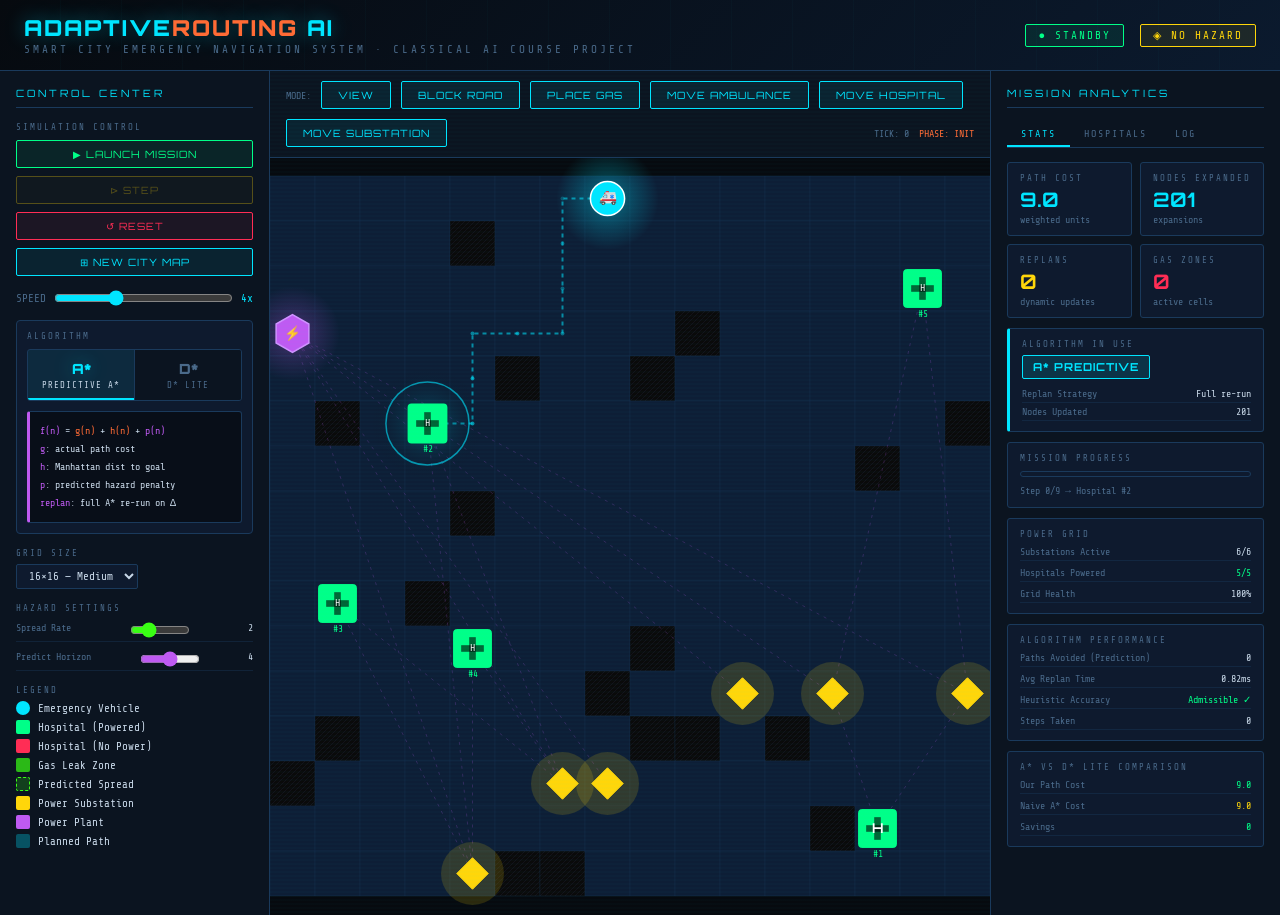
<file: index.html>
<!DOCTYPE html>
<html lang="en">
<head>
<meta charset="UTF-8">
<meta name="viewport" content="width=device-width, initial-scale=1.0">
<title>Adaptive Routing AI — Smart City Emergency Navigation</title>
<link rel="stylesheet" href="styles.css">
</head>
<body>

<header>
  <div class="header-left">
    <div class="logo">ADAPTIVE<span>ROUTING</span> AI</div>
    <div class="subtitle">Smart City Emergency Navigation System · Classical AI Course Project</div>
  </div>
  <div class="header-right">
    <div class="status-badge badge-active" id="systemStatus">● STANDBY</div>
    <div class="status-badge badge-warn" id="hazardStatus">◈ NO HAZARD</div>
  </div>
</header>

<div class="main">

  <!-- LEFT PANEL -->
  <div class="panel">
    <div class="panel-title">Control Center</div>

    <div>
      <div class="stat-label" style="margin-bottom:8px">Simulation Control</div>
      <div style="display:flex;flex-direction:column;gap:8px">
        <button class="btn btn-success" id="btnStart" onclick="startSim()">▶ LAUNCH MISSION</button>
        <button class="btn btn-warn" id="btnStep" onclick="stepSim()" disabled>⊳ STEP</button>
        <button class="btn btn-danger" id="btnReset" onclick="resetSim()">↺ RESET</button>
        <button class="btn" onclick="generateCity()">⊞ NEW CITY MAP</button>
      </div>
    </div>

    <div class="speed-control">
      <span>SPEED</span>
      <input type="range" id="speedSlider" min="1" max="10" value="4" style="flex:1">
      <span id="speedVal" style="color:var(--accent)">4x</span>
    </div>

    <!-- ALGORITHM TOGGLE -->
    <div class="algo-toggle-section">
      <div class="stat-label" style="margin-bottom:8px">Algorithm</div>
      <div class="algo-toggle-bar">
        <button class="algo-btn active" id="algoBtnAstar" onclick="setAlgorithm('astar')">
          <span class="algo-icon">A*</span>
          <span class="algo-name">Predictive A*</span>
        </button>
        <button class="algo-btn" id="algoBtnDstar" onclick="setAlgorithm('dstar')">
          <span class="algo-icon">D*</span>
          <span class="algo-name">D* Lite</span>
        </button>
      </div>
      <div class="algo-desc" id="algoDesc">
        <div class="algo-box" id="algoFormulaAstar">
          <span class="kw">f(n)</span> = <span class="val">g(n)</span> + <span class="val">h(n)</span> + <span class="kw">p(n)</span><br>
          <span class="kw">g</span>: actual path cost<br>
          <span class="kw">h</span>: Manhattan dist to goal<br>
          <span class="kw">p</span>: predicted hazard penalty<br>
          <span class="kw">replan</span>: full A* re-run on Δ
        </div>
        <div class="algo-box" id="algoFormulaDstar" style="display:none;">
          <span class="kw">key(s)</span> = [<span class="val">min(g,rhs)+h</span>, <span class="val">min(g,rhs)</span>]<br>
          <span class="kw">rhs(s)</span>: one-step lookahead<br>
          <span class="kw">g(s)</span>: cost-so-far estimate<br>
          <span class="kw">replan</span>: incremental repair only<br>
          <span class="kw">p(n)</span>: predictive hazard cost
        </div>
      </div>
    </div>

    <div>
      <div class="stat-label" style="margin-bottom:6px">Grid Size</div>
      <div class="grid-selector">
        <select id="gridSize" onchange="generateCity()">
          <option value="12">12×12 — Small</option>
          <option value="16" selected>16×16 — Medium</option>
          <option value="20">20×20 — Large</option>
        </select>
      </div>
    </div>

    <div>
      <div class="stat-label" style="margin-bottom:6px">Hazard Settings</div>
      <div style="display:flex;flex-direction:column;gap:6px">
        <div class="metric-row">
          <span>Spread Rate</span>
          <input type="range" min="1" max="5" value="2" id="spreadRate" style="width:60px;accent-color:var(--gas)">
          <span class="mv" id="spreadVal">2</span>
        </div>
        <div class="metric-row">
          <span>Predict Horizon</span>
          <input type="range" min="0" max="8" value="4" id="predictHorizon" style="width:60px;accent-color:var(--purple)">
          <span class="mv" id="predictVal">4</span>
        </div>
      </div>
    </div>

    <div>
      <div class="stat-label" style="margin-bottom:6px">Legend</div>
      <div style="display:flex;flex-direction:column;gap:5px">
        <div class="legend-item"><div class="legend-dot" style="background:#00e5ff;border-radius:50%"></div>Emergency Vehicle</div>
        <div class="legend-item"><div class="legend-dot" style="background:#00ff88"></div>Hospital (Powered)</div>
        <div class="legend-item"><div class="legend-dot" style="background:#ff2d55"></div>Hospital (No Power)</div>
        <div class="legend-item"><div class="legend-dot" style="background:#39ff14;opacity:0.7"></div>Gas Leak Zone</div>
        <div class="legend-item"><div class="legend-dot" style="background:#39ff1430;border:1px dashed #39ff14"></div>Predicted Spread</div>
        <div class="legend-item"><div class="legend-dot" style="background:#ffd60a"></div>Power Substation</div>
        <div class="legend-item"><div class="legend-dot" style="background:#bf5af2"></div>Power Plant</div>
        <div class="legend-item"><div class="legend-dot" style="background:#00e5ff;opacity:0.3"></div>Planned Path</div>
      </div>
    </div>
  </div>

  <!-- CENTER: CANVAS -->
  <div class="canvas-area">
    <div class="scan-overlay"></div>
    <div class="toolbar">
      <span style="font-family:'Share Tech Mono',monospace;font-size:10px;color:var(--text-dim)">MODE:</span>
      <button class="btn" id="modeView" onclick="setMode('view')" style="border-color:var(--accent);color:var(--accent)">VIEW</button>
      <button class="btn" id="modeBlock" onclick="setMode('block')">BLOCK ROAD</button>
      <button class="btn" id="modeGas" onclick="setMode('gas')">PLACE GAS</button>
      <button class="btn" id="modeAmbulance" onclick="setMode('ambulance')">MOVE AMBULANCE</button>
      <button class="btn" id="modeHospital" onclick="setMode('hospital')">MOVE HOSPITAL</button>
      <button class="btn" id="modeSubstation" onclick="setMode('substation')">MOVE SUBSTATION</button>
      <div style="flex:1"></div>
      <span style="font-family:'Share Tech Mono',monospace;font-size:10px;color:var(--text-dim)" id="tickLabel">TICK: 0</span>
      <span style="font-family:'Share Tech Mono',monospace;font-size:10px;color:var(--accent2)" id="phaseLabel">PHASE: INIT</span>
    </div>
    <canvas id="cityCanvas"></canvas>
  </div>

  <!-- RIGHT PANEL -->
  <div class="panel panel-right">
    <div class="panel-title">Mission Analytics</div>

    <div class="tab-bar">
      <div class="tab active" onclick="switchTab('stats')">STATS</div>
      <div class="tab" onclick="switchTab('hospitals')">HOSPITALS</div>
      <div class="tab" onclick="switchTab('log')">LOG</div>
    </div>

    <!-- STATS TAB -->
    <div class="tab-content active" id="tab-stats">
      <div style="display:grid;grid-template-columns:1fr 1fr;gap:8px">
        <div class="stat-card">
          <div class="stat-label">Path Cost</div>
          <div class="stat-value" id="statCost">—</div>
          <div class="stat-sub">weighted units</div>
        </div>
        <div class="stat-card">
          <div class="stat-label">Nodes Expanded</div>
          <div class="stat-value" id="statNodes">—</div>
          <div class="stat-sub">expansions</div>
        </div>
        <div class="stat-card">
          <div class="stat-label">Replans</div>
          <div class="stat-value warn" id="statReplans">0</div>
          <div class="stat-sub">dynamic updates</div>
        </div>
        <div class="stat-card">
          <div class="stat-label">Gas Zones</div>
          <div class="stat-value danger" id="statGas">0</div>
          <div class="stat-sub">active cells</div>
        </div>
      </div>

      <!-- Algorithm comparison card -->
      <div class="stat-card algo-compare-card">
        <div class="stat-label">Algorithm in Use</div>
        <div class="algo-badge-display" id="algoBadgeDisplay">
          <span class="algo-badge astar-badge">A* PREDICTIVE</span>
        </div>
        <div class="metric-row" style="margin-top:6px">
          <span>Replan Strategy</span>
          <span class="mv" id="replanStrategy">Full re-run</span>
        </div>
        <div class="metric-row">
          <span>Nodes Updated</span>
          <span class="mv" id="statNodesUpdated">—</span>
        </div>
      </div>

      <div class="stat-card">
        <div class="stat-label">Mission Progress</div>
        <div style="margin:8px 0">
          <div class="progress-bar-bg">
            <div class="progress-bar-fill" id="progressBar" style="width:0%"></div>
          </div>
        </div>
        <div class="stat-sub" id="progressLabel">Vehicle not deployed</div>
      </div>

      <div class="stat-card">
        <div class="stat-label">Power Grid</div>
        <div style="display:flex;flex-direction:column;gap:3px;margin-top:4px">
          <div class="metric-row"><span>Substations Active</span><span class="mv" id="statSubs">—</span></div>
          <div class="metric-row"><span>Hospitals Powered</span><span class="mv good" id="statHospsPowered">—</span></div>
          <div class="metric-row"><span>Grid Health</span><span class="mv" id="statGridHealth">—</span></div>
        </div>
      </div>

      <div class="stat-card">
        <div class="stat-label">Algorithm Performance</div>
        <div style="display:flex;flex-direction:column;gap:3px;margin-top:4px">
          <div class="metric-row"><span>Paths Avoided (Prediction)</span><span class="mv" id="statAvoided">0</span></div>
          <div class="metric-row"><span>Avg Replan Time</span><span class="mv" id="statReplanTime">—</span></div>
          <div class="metric-row"><span>Heuristic Accuracy</span><span class="mv good" id="statHeuristic">—</span></div>
          <div class="metric-row"><span>Steps Taken</span><span class="mv" id="statSteps">0</span></div>
        </div>
      </div>

      <div class="stat-card" id="comparisonBox">
        <div class="stat-label">A* vs D* Lite Comparison</div>
        <div style="display:flex;flex-direction:column;gap:3px;margin-top:4px">
          <div class="metric-row"><span>Our Path Cost</span><span class="mv good" id="cmpOurs">—</span></div>
          <div class="metric-row"><span>Naive A* Cost</span><span class="mv warn" id="cmpNaive">—</span></div>
          <div class="metric-row"><span>Savings</span><span class="mv good" id="cmpSavings">—</span></div>
        </div>
      </div>
    </div>

    <!-- HOSPITALS TAB -->
    <div class="tab-content" id="tab-hospitals">
      <div id="hospitalList" style="display:flex;flex-direction:column;gap:6px">
        <div style="font-family:'Share Tech Mono',monospace;font-size:10px;color:var(--text-dim)">
          Generate a city map first...
        </div>
      </div>
    </div>

    <!-- LOG TAB -->
    <div class="tab-content" id="tab-log">
      <div class="log-container" id="logBox"></div>
      <button class="btn" onclick="document.getElementById('logBox').innerHTML=''" style="font-size:9px;padding:4px 10px">CLEAR LOG</button>
    </div>
  </div>

</div>

<script src="script.js"></script>
</body>
</html>
</file>
<file: styles.css>
@import url('https://fonts.googleapis.com/css2?family=Share+Tech+Mono&family=Orbitron:wght@400;700;900&family=Exo+2:wght@300;400;600&display=swap');

:root {
  --bg: #060a0f;
  --panel: #0b1420;
  --panel2: #0e1a2e;
  --border: #1a3a5c;
  --accent: #00e5ff;
  --accent2: #ff6b35;
  --green: #00ff88;
  --red: #ff2d55;
  --yellow: #ffd60a;
  --purple: #bf5af2;
  --gas: #39ff14;
  --road: #1e3a5f;
  --text: #c8d8e8;
  --text-dim: #4a6a8a;
  --glow: 0 0 20px rgba(0,229,255,0.4);
  --dstar-color: #ff6b35;
  --astar-color: #00e5ff;
}

* { margin:0; padding:0; box-sizing:border-box; }

body {
  background: var(--bg);
  color: var(--text);
  font-family: 'Exo 2', sans-serif;
  min-height: 100vh;
  overflow-x: hidden;
}

/* === HEADER === */
header {
  background: linear-gradient(135deg, #060a0f 0%, #0b1a2e 100%);
  border-bottom: 1px solid var(--border);
  padding: 14px 24px;
  display: flex;
  align-items: center;
  gap: 20px;
  position: relative;
  overflow: hidden;
}
header::before {
  content:'';
  position:absolute; inset:0;
  background: repeating-linear-gradient(90deg, transparent, transparent 60px, rgba(0,229,255,0.02) 60px, rgba(0,229,255,0.02) 61px);
  pointer-events:none;
}
.header-left { display: flex; flex-direction: column; gap: 2px; }
.logo {
  font-family: 'Orbitron', monospace;
  font-size: 22px;
  font-weight: 900;
  color: var(--accent);
  text-shadow: var(--glow);
  letter-spacing: 2px;
}
.logo span { color: var(--accent2); }
.subtitle {
  font-family: 'Share Tech Mono', monospace;
  font-size: 11px;
  color: var(--text-dim);
  letter-spacing: 3px;
  text-transform: uppercase;
}
.header-right {
  margin-left: auto;
  display: flex;
  gap: 16px;
  align-items: center;
}
.status-badge {
  font-family: 'Share Tech Mono', monospace;
  font-size: 11px;
  padding: 4px 12px;
  border-radius: 2px;
  border: 1px solid;
  letter-spacing: 2px;
}
.badge-active { border-color: var(--green); color: var(--green); background: rgba(0,255,136,0.08); }
.badge-warn { border-color: var(--yellow); color: var(--yellow); background: rgba(255,214,10,0.08); }
.badge-danger { border-color: var(--red); color: var(--red); background: rgba(255,45,85,0.08); }

/* === MAIN LAYOUT === */
.main {
  display: grid;
  grid-template-columns: 270px 1fr 290px;
  grid-template-rows: 1fr;
  height: calc(100vh - 58px);
  gap: 0;
}

/* === PANELS === */
.panel {
  background: var(--panel);
  border-right: 1px solid var(--border);
  padding: 16px;
  overflow-y: auto;
  display: flex;
  flex-direction: column;
  gap: 14px;
}
.panel-right { border-right: none; border-left: 1px solid var(--border); }

.panel-title {
  font-family: 'Orbitron', monospace;
  font-size: 10px;
  letter-spacing: 3px;
  color: var(--accent);
  text-transform: uppercase;
  border-bottom: 1px solid var(--border);
  padding-bottom: 8px;
}

/* === CANVAS AREA === */
.canvas-area {
  display: flex;
  flex-direction: column;
  background: var(--bg);
  position: relative;
}

.toolbar {
  display: flex;
  align-items: center;
  gap: 10px;
  padding: 10px 16px;
  border-bottom: 1px solid var(--border);
  background: var(--panel);
  flex-wrap: wrap;
}

.btn {
  font-family: 'Orbitron', monospace;
  font-size: 10px;
  letter-spacing: 1px;
  padding: 7px 16px;
  border: 1px solid var(--accent);
  background: rgba(0,229,255,0.07);
  color: var(--accent);
  cursor: pointer;
  border-radius: 2px;
  transition: all 0.2s;
  text-transform: uppercase;
}
.btn:hover { background: rgba(0,229,255,0.18); box-shadow: var(--glow); }
.btn:disabled { opacity:0.3; cursor:not-allowed; }
.btn-danger { border-color: var(--red); color: var(--red); background: rgba(255,45,85,0.07); }
.btn-danger:hover { background: rgba(255,45,85,0.18); box-shadow: 0 0 20px rgba(255,45,85,0.4); }
.btn-success { border-color: var(--green); color: var(--green); background: rgba(0,255,136,0.07); }
.btn-success:hover { background: rgba(0,255,136,0.18); }
.btn-warn { border-color: var(--yellow); color: var(--yellow); background: rgba(255,214,10,0.07); }

.speed-control {
  display: flex; align-items: center; gap: 8px;
  font-family: 'Share Tech Mono', monospace;
  font-size: 11px; color: var(--text-dim);
}
.speed-control input { width: 80px; accent-color: var(--accent); }

/* === ALGORITHM TOGGLE === */
.algo-toggle-section {
  background: var(--panel2);
  border: 1px solid var(--border);
  border-radius: 4px;
  padding: 10px;
}

.algo-toggle-bar {
  display: flex;
  gap: 0;
  border: 1px solid var(--border);
  border-radius: 3px;
  overflow: hidden;
  margin-bottom: 10px;
}

.algo-btn {
  flex: 1;
  display: flex;
  flex-direction: column;
  align-items: center;
  gap: 3px;
  padding: 10px 8px;
  background: var(--panel);
  border: none;
  cursor: pointer;
  transition: all 0.25s;
  border-right: 1px solid var(--border);
  position: relative;
  overflow: hidden;
}
.algo-btn:last-child { border-right: none; }

.algo-btn::before {
  content: '';
  position: absolute;
  bottom: 0; left: 0; right: 0;
  height: 2px;
  background: transparent;
  transition: background 0.25s;
}

.algo-btn.active::before { background: var(--accent); }
.algo-btn[id="algoBtnDstar"].active::before { background: var(--dstar-color); }

.algo-btn.active { background: rgba(0,229,255,0.08); }
.algo-btn[id="algoBtnDstar"].active { background: rgba(255,107,53,0.08); }

.algo-icon {
  font-family: 'Orbitron', monospace;
  font-size: 14px;
  font-weight: 900;
  color: var(--text-dim);
  transition: color 0.25s;
}
.algo-btn.active .algo-icon { color: var(--accent); text-shadow: var(--glow); }
.algo-btn[id="algoBtnDstar"].active .algo-icon { color: var(--dstar-color); text-shadow: 0 0 20px rgba(255,107,53,0.4); }

.algo-name {
  font-family: 'Share Tech Mono', monospace;
  font-size: 9px;
  letter-spacing: 1px;
  color: var(--text-dim);
  text-transform: uppercase;
  transition: color 0.25s;
}
.algo-btn.active .algo-name { color: var(--text); }

/* === CANVAS === */
#cityCanvas {
  flex: 1;
  display: block;
  cursor: crosshair;
}

/* === STAT CARDS === */
.stat-card {
  background: var(--panel2);
  border: 1px solid var(--border);
  border-radius: 3px;
  padding: 10px 12px;
}
.stat-label {
  font-family: 'Share Tech Mono', monospace;
  font-size: 9px;
  letter-spacing: 2px;
  color: var(--text-dim);
  text-transform: uppercase;
  margin-bottom: 4px;
}
.stat-value {
  font-family: 'Orbitron', monospace;
  font-size: 20px;
  font-weight: 700;
  color: var(--accent);
}
.stat-value.warn { color: var(--yellow); }
.stat-value.danger { color: var(--red); }
.stat-value.good { color: var(--green); }
.stat-sub {
  font-family: 'Share Tech Mono', monospace;
  font-size: 10px;
  color: var(--text-dim);
  margin-top: 2px;
}

/* === ALGO BADGE DISPLAY === */
.algo-compare-card { border-left: 3px solid var(--accent); transition: border-color 0.3s; }
.algo-compare-card.dstar-mode { border-left-color: var(--dstar-color); }

.algo-badge-display { margin: 6px 0 4px; }
.algo-badge {
  font-family: 'Orbitron', monospace;
  font-size: 11px;
  font-weight: 700;
  padding: 4px 10px;
  border-radius: 2px;
  letter-spacing: 1px;
  display: inline-block;
}
.astar-badge {
  background: rgba(0,229,255,0.12);
  border: 1px solid var(--accent);
  color: var(--accent);
}
.dstar-badge {
  background: rgba(255,107,53,0.12);
  border: 1px solid var(--dstar-color);
  color: var(--dstar-color);
}

/* === ALGO BOX === */
.algo-box {
  background: #080e18;
  border: 1px solid var(--border);
  border-left: 3px solid var(--purple);
  padding: 10px;
  border-radius: 3px;
  font-family: 'Share Tech Mono', monospace;
  font-size: 10px;
  line-height: 1.8;
  color: var(--text);
  transition: border-left-color 0.3s;
}
.algo-box .kw { color: var(--purple); }
.algo-box .val { color: var(--accent2); }

/* === LOG === */
.log-container {
  background: var(--panel2);
  border: 1px solid var(--border);
  border-radius: 3px;
  flex: 1;
  overflow-y: auto;
  padding: 8px;
  min-height: 120px;
  max-height: 260px;
}
.log-entry {
  font-family: 'Share Tech Mono', monospace;
  font-size: 10px;
  line-height: 1.7;
  padding: 2px 4px;
  border-radius: 2px;
}
.log-entry.info { color: var(--accent); }
.log-entry.warn { color: var(--yellow); }
.log-entry.danger { color: var(--red); }
.log-entry.good { color: var(--green); }
.log-entry.dim { color: var(--text-dim); }
.log-entry.dstar { color: var(--accent2); }

/* === LEGEND === */
.legend-item {
  display: flex; align-items: center; gap: 8px;
  font-size: 11px; color: var(--text);
  font-family: 'Share Tech Mono', monospace;
}
.legend-dot { width: 14px; height: 14px; border-radius: 2px; flex-shrink: 0; }

/* === HOSPITAL LIST === */
.hospital-item {
  display: flex; align-items: center; gap: 8px;
  padding: 6px 8px;
  background: var(--panel2);
  border: 1px solid var(--border);
  border-radius: 3px;
  font-family: 'Share Tech Mono', monospace;
  font-size: 10px;
  transition: border-color 0.3s;
}
.hospital-item.powered { border-left: 3px solid var(--green); }
.hospital-item.unpowered { border-left: 3px solid var(--red); opacity: 0.6; }
.hospital-item.target { border-left: 3px solid var(--accent); background: rgba(0,229,255,0.08); }
.h-dot { width:8px; height:8px; border-radius:50%; }

/* === PROGRESS BAR === */
.progress-bar-bg {
  height: 6px; background: var(--panel2);
  border-radius: 3px; overflow: hidden;
  border: 1px solid var(--border);
}
.progress-bar-fill {
  height: 100%; border-radius: 3px;
  transition: width 0.3s ease;
  background: linear-gradient(90deg, var(--accent), var(--green));
}

/* === SCAN LINE EFFECT === */
.scan-overlay {
  position: absolute; inset: 0; pointer-events: none;
  background: repeating-linear-gradient(0deg, transparent, transparent 2px, rgba(0,229,255,0.015) 2px, rgba(0,229,255,0.015) 4px);
  z-index: 10;
}

/* === GRID SELECTOR === */
.grid-selector {
  display: flex; gap: 8px; align-items: center;
  font-family: 'Share Tech Mono', monospace;
  font-size: 11px; color: var(--text-dim);
}
.grid-selector select {
  background: var(--panel2); border: 1px solid var(--border);
  color: var(--text); padding: 4px 8px; border-radius: 2px;
  font-family: 'Share Tech Mono', monospace; font-size: 11px;
  cursor: pointer;
}

/* === METRICS === */
.metric-row {
  display: flex; justify-content: space-between;
  font-family: 'Share Tech Mono', monospace; font-size: 10px;
  color: var(--text-dim); padding: 3px 0;
  border-bottom: 1px solid rgba(26,58,92,0.4);
}
.metric-row .mv { color: var(--text); }
.metric-row .mv.good { color: var(--green); }
.metric-row .mv.warn { color: var(--yellow); }
.metric-row .mv.danger { color: var(--red); }

::-webkit-scrollbar { width: 4px; }
::-webkit-scrollbar-track { background: var(--panel); }
::-webkit-scrollbar-thumb { background: var(--border); border-radius: 2px; }

.pulse { animation: pulse 2s infinite; }
@keyframes pulse {
  0%,100% { opacity:1; }
  50% { opacity:0.4; }
}

.tab-bar {
  display: flex; gap: 0;
  border-bottom: 1px solid var(--border);
}
.tab {
  font-family: 'Share Tech Mono', monospace;
  font-size: 10px; letter-spacing: 2px;
  padding: 6px 14px;
  cursor: pointer; color: var(--text-dim);
  border-bottom: 2px solid transparent;
  transition: all 0.2s;
}
.tab.active { color: var(--accent); border-bottom-color: var(--accent); }
.tab-content { display: none; }
.tab-content.active { display: flex; flex-direction: column; gap: 10px; }
</file>
